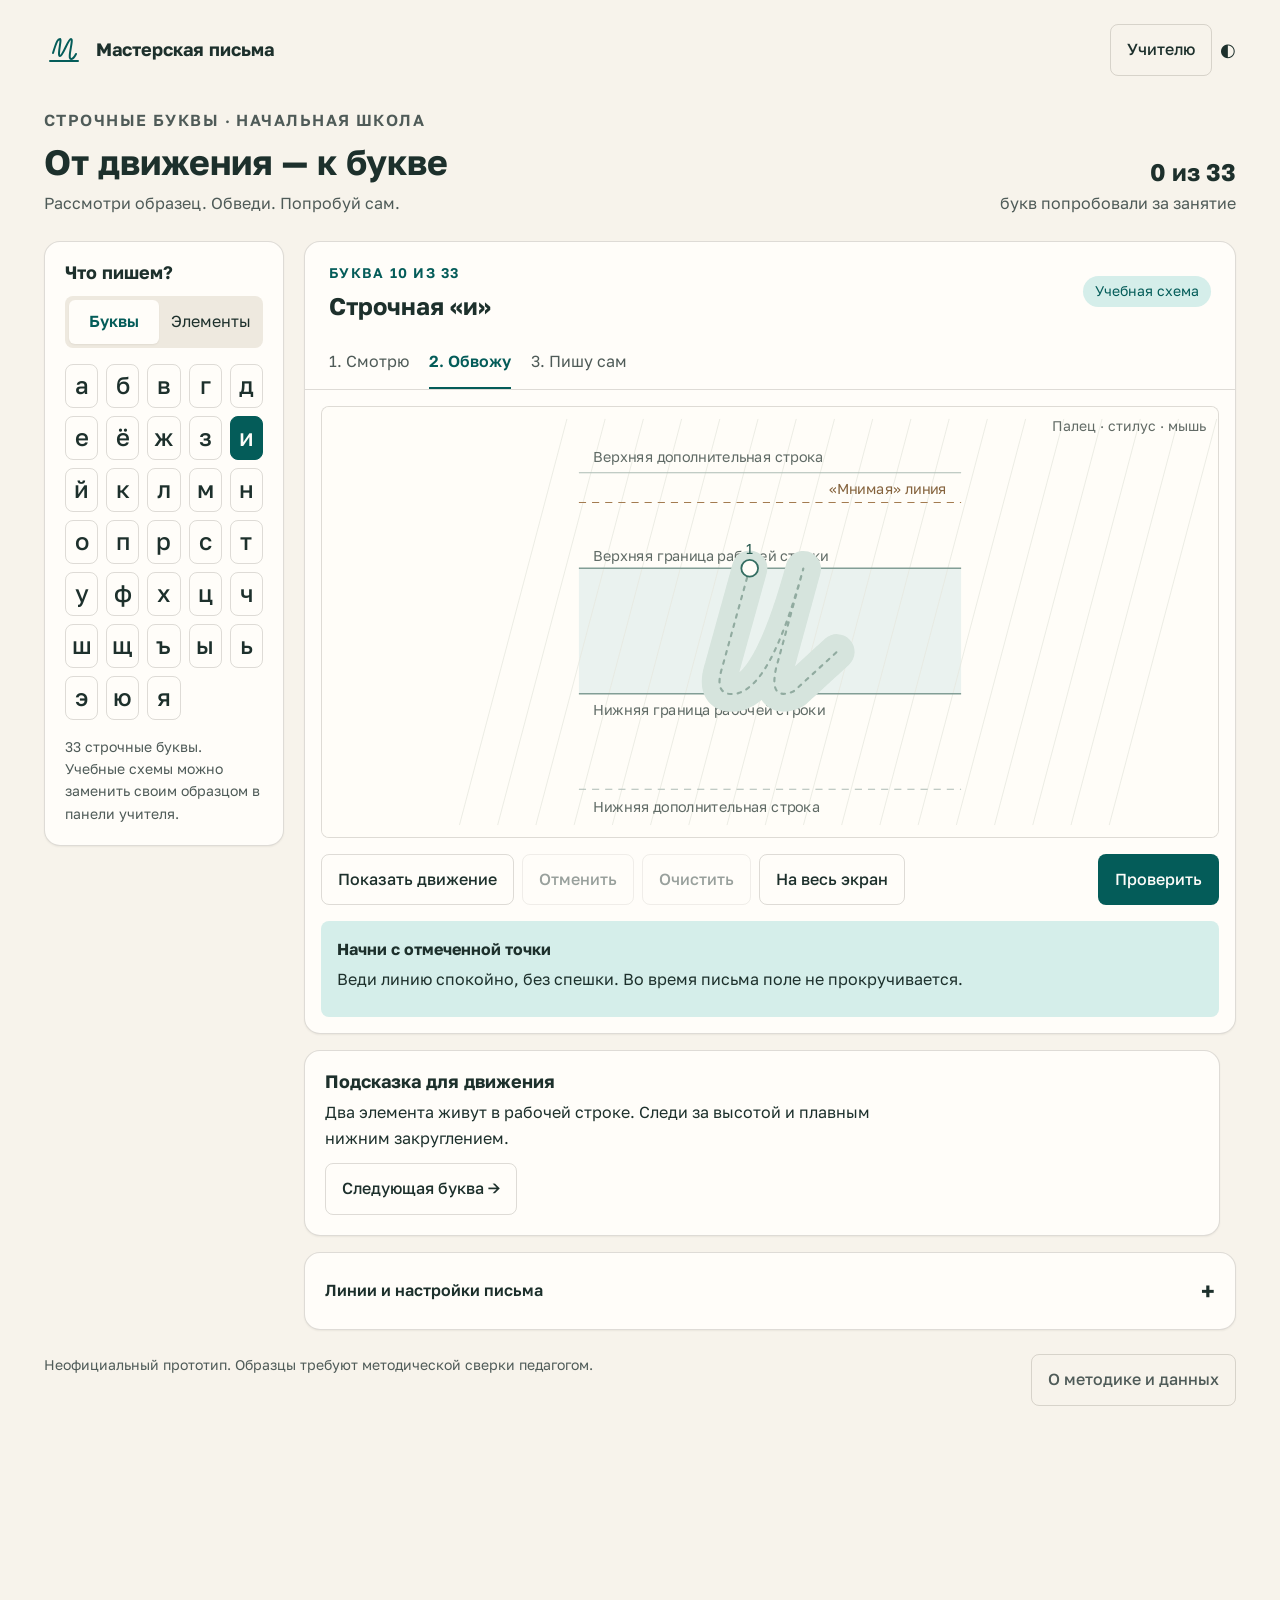
<file: index.html>
<!doctype html><html lang="ru"><head><meta charset="utf-8"><meta name="viewport" content="width=device-width,initial-scale=1"><meta http-equiv="refresh" content="0; url=./propisi-touch.html"><title>Мастерская письма</title></head><body><a href="./propisi-touch.html">Открыть сенсорный тренажёр письма</a></body></html>
</file>
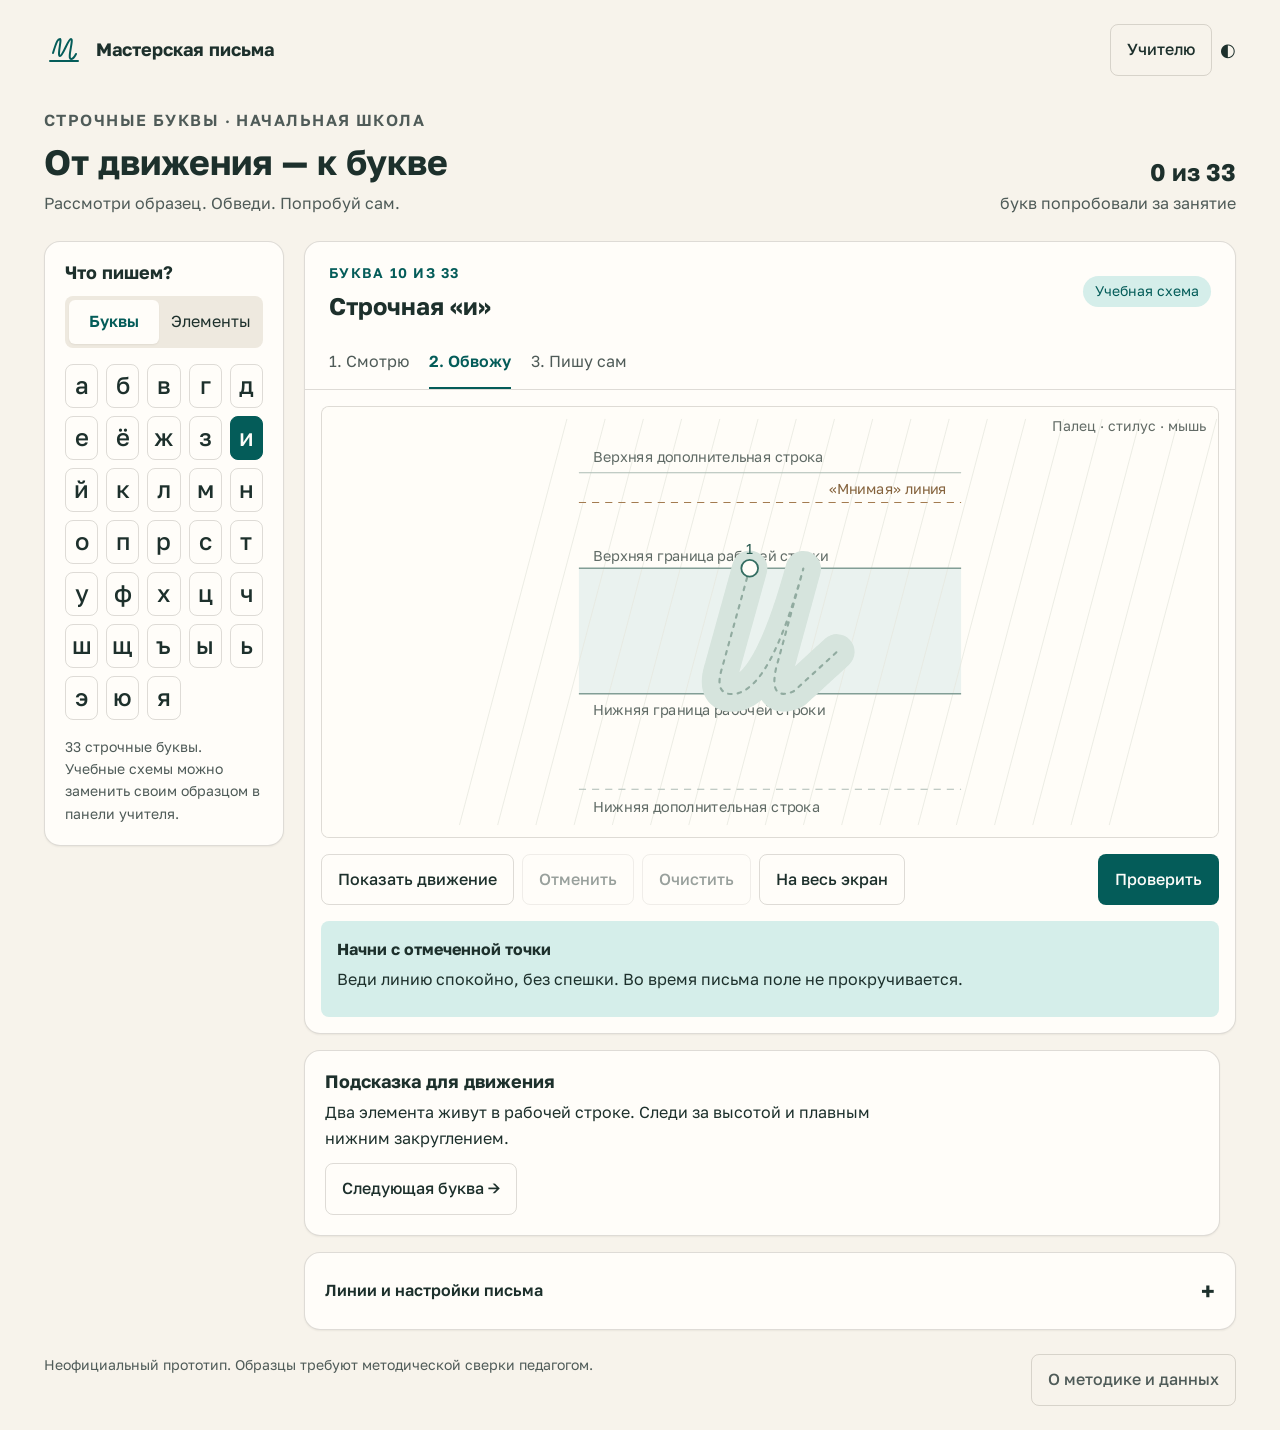
<file: propisi-touch.html>
<!doctype html>
<html lang="ru" data-theme="light">
<head>
<meta charset="utf-8"><meta name="viewport" content="width=device-width, initial-scale=1, viewport-fit=cover">
<meta name="theme-color" content="#f7f6f2"><meta name="description" content="Тренажёр строчных букв: письмо пальцем и стилусом, рабочая и дополнительные строки, поэтапная обводка.">
<title>Мастерская письма — сенсорные прописи</title>
<link rel="preconnect" href="https://fonts.googleapis.com"><link rel="preconnect" href="https://fonts.gstatic.com" crossorigin>
<link rel="stylesheet" href="./style.css"><script src="./letters.js" defer></script><script src="./app.js" defer></script>
</head>
<body>
<a href="#practice" class="skip">К письму</a>
<div class="shell">
<header class="topbar"><div class="brand"><svg viewBox="0 0 40 40" aria-label="Мастерская письма" role="img" fill="none" stroke="currentColor" stroke-width="2"><path d="M6 31h28M9 23c4-13 5-14 7-14s-3 17 0 17 8-17 11-17-4 20 0 20c2 0 4-3 5-5" stroke-linecap="round" stroke-linejoin="round"/></svg><span>Мастерская письма</span></div><div class="top-actions"><button class="btn" id="teacher">Учителю</button><button class="icon-btn" id="theme" aria-label="Включить тёмную тему" title="Сменить тему">◐</button></div></header>
<div class="intro"><div><p class="eyebrow">Строчные буквы · начальная школа</p><h1>От движения — к букве</h1><p>Рассмотри образец. Обведи. Попробуй сам.</p></div><div class="progress-compact"><strong id="progress">0 из 33</strong>букв попробовали за занятие</div></div>
<main class="layout" id="practice">
<aside class="library card" aria-label="Выбор задания"><div class="library-heading"><h2>Что пишем?</h2><div class="segmented" aria-label="Раздел"><button id="letters-tab" aria-pressed="true">Буквы</button><button id="elements-tab" aria-pressed="false">Элементы</button></div></div><div class="alphabet" id="alphabet"></div><div class="elements" id="elements" hidden></div><p class="library-note">33 строчные буквы. Учебные схемы можно заменить своим образцом в панели учителя.</p></aside>
<div class="workspace">
<div id="break" class="break-banner" hidden>Пора отдохнуть: убери руку с экрана, поморгай и разомни пальцы. Затем попробуй эту букву в тетради. <button class="btn" id="break-close">Продолжить</button></div>
<section class="card" aria-labelledby="lesson-title">
<div class="exercise-head"><div><p class="eyebrow" id="lesson-kicker">Буква 10 из 33</p><h2 id="lesson-title">Строчная «и»</h2></div><span class="pill" id="sample-label">Учебная схема</span></div>
<div class="mode-tabs" role="tablist" aria-label="Режим письма"><button role="tab" data-mode="watch" aria-selected="false" aria-controls="writing-panel" id="mode-watch">1. Смотрю</button><button role="tab" data-mode="trace" aria-selected="true" aria-controls="writing-panel" id="mode-trace">2. Обвожу</button><button role="tab" data-mode="free" aria-selected="false" aria-controls="writing-panel" id="mode-free">3. Пишу сам</button></div>
<div role="tabpanel" id="writing-panel" aria-labelledby="mode-trace">
<div class="canvas-wrap" id="canvas-wrap"><canvas id="paper" aria-label="Поле письма. Рисуйте пальцем, стилусом или мышью." role="img">Браузер не поддерживает поле письма. Откройте тренажёр в современном браузере.</canvas><p class="canvas-caption" id="input-label">Палец · стилус · мышь</p><button class="btn float-exit" id="exit-full">Выйти из полного экрана</button></div>
<div class="toolbar"><button class="btn" id="play">Показать движение</button><button class="btn" id="undo" disabled>Отменить</button><button class="btn" id="clear" disabled>Очистить</button><button class="btn" id="expand" aria-label="Увеличить поле письма">На весь экран</button><span class="spacer"></span><button class="btn primary" id="check">Проверить</button></div>
<div class="feedback" id="feedback" role="status" aria-live="polite"><strong id="feedback-title">Начни с отмеченной точки</strong><p id="feedback-text">Веди линию спокойно, без спешки. Во время письма поле не прокручивается.</p><div class="metrics" id="metrics"></div></div>
</div></section>
<div class="under-grid"><section class="coach card"><h2>Подсказка для движения</h2><p id="coach-text">Сначала посмотри, где проходит рабочая строка.</p><div class="coach-next"><button class="btn" id="next">Следующая буква →</button></div></section></div>
<details class="controls card"><summary>Линии и настройки письма</summary><div class="control-grid"><label><input type="checkbox" id="extra" checked>Дополнительные строки</label><label><input type="checkbox" id="imaginary" checked>«Мнимая» линия</label><label><input type="checkbox" id="slant" checked>Наклонные направляющие</label><label><input type="checkbox" id="labels" checked>Подписи линий</label><label><span>Ввод</span><select id="device"><option value="auto">Палец и стилус</option><option value="pen">Только стилус</option><option value="touch">Палец и мышь</option></select></label><label><span>Коридор обводки</span><input type="range" id="tolerance" min="12" max="32" step="2" value="22"><output id="tolerance-out" for="tolerance">22</output></label><label><input type="checkbox" id="pressure">Менять толщину от нажима стилуса</label><label><input type="checkbox" id="reminder" checked>Напомнить об отдыхе через 3 минуты</label></div><p class="small muted">Ползунок меняет допуск проверки, а не размер букв. Нажим доступен только на поддерживающих его устройствах. Результат проверки — подсказка, не школьная отметка.</p></details>
</div></main>
<footer><p>Неофициальный прототип. Образцы требуют методической сверки педагогом.</p><button class="btn" id="about">О методике и данных</button></footer>
</div>
<dialog id="teacher-dialog" aria-labelledby="teacher-title"><div class="dialog-head"><h2 id="teacher-title">Мастерская учителя</h2><button class="btn" data-close="teacher-dialog">Закрыть</button></div><p>Выберите букву, нарисуйте свой образец в режиме «Пишу сам», затем нажмите «Сделать образцом». Его направление и порядок отрывов станут эталоном проверки.</p><p>Это позволяет согласовать схему с вашими законно используемыми прописями. Заглавные буквы в эту версию не включены.</p><div class="dialog-actions"><button class="btn primary" id="use-sample">Сделать образцом</button><button class="btn" id="reset-sample">Вернуть учебную схему</button></div><h3>Сохранить занятие</h3><p>Рисунки и настройки хранятся только в памяти вкладки. Скачайте файл занятия, чтобы перенести свои образцы и результаты. После обновления страницы данные без экспорта пропадут.</p><div class="dialog-actions"><button class="btn" id="export">Скачать занятие JSON</button><button class="btn" id="import-btn">Загрузить занятие JSON</button><button class="btn" id="save-image">Скачать рисунок PNG</button></div><input type="file" id="import-file" accept="application/json,.json" hidden><p class="status" id="teacher-status" role="status"></p><h3>Мини-сценарий занятия</h3><p>1. Найдите границы рабочей строки и дополнительные ориентиры. 2. Рассмотрите движение. 3. Обведите образец. 4. Напишите без подсказки. 5. Сравните результат и перенесите букву в тетрадь.</p><p class="small muted">Напоминание через 3 минуты — настройка прототипа, не санитарная норма. Время работы с экраном определяет взрослый с учётом возраста и действующих требований.</p></dialog>
<dialog id="about-dialog" aria-labelledby="about-title"><div class="dialog-head"><h2 id="about-title">О методике и данных</h2><button class="btn" data-close="about-dialog">Закрыть</button></div><h3>Ориентиры письма</h3><p>Реализованы рабочая строка, верхняя и нижняя дополнительные строки и условная «мнимая» линия в верхней дополнительной строке. Это не середина рабочей строки.</p><p>Прототип предназначен для сопровождения занятий с опорой на методику В. А. Илюхиной. Он не является официальным электронным изданием «Письма с секретом»: изображения страниц, авторские тексты и точные алгоритмы из пособий здесь не воспроизводятся.</p><h3>Что распознаётся</h3><p>Алгоритм анализирует траектории штрихов: направление, форму, старт, порядок и число отрывов. Он сравнивает их с выбранной учебной схемой, а не распознаёт произвольный рукописный текст. Обводка пальцем не равнозначна письму ручкой.</p><h3>Учебная задача</h3><p>Приложение поддерживает тренировку начертания строчных букв и самопроверку. Соответствие полноценной образовательной программы ФГОС и методическую точность не подтверждает; нужен педагогический просмотр и практика на бумаге.</p><h3>Конфиденциальность</h3><p>Нет аккаунтов, рекламы, аналитики и отправки рисунков на сервер. Рисование и проверка выполняются на устройстве. При открытии сайта GitHub обслуживает страницу, а Google Fonts может получать запрос шрифта; при недоступности сети используется системный шрифт.</p><p><a href="https://edsoo.ru/wp-content/uploads/2025/07/2025_noo_frp_russkij-yazyk_1-4.pdf" target="_blank" rel="noopener noreferrer">Федеральная рабочая программа: русский язык, 1–4 классы</a></p><p><a href="https://surazhspk.narod.ru/kop/EUMK/public_html/user-files/ilyuhina_pismo_s_sekretom.pdf" target="_blank" rel="noopener noreferrer">Методическое пособие В. А. Илюхиной, 1994</a></p><p><a href="https://developer.mozilla.org/en-US/docs/Web/API/PointerEvent" target="_blank" rel="noopener noreferrer">Техническая основа: Pointer Events</a></p></dialog>
</body></html>
</file>
<file: style.css>
/* Art direction: школьная тетрадь → спокойная мастерская письма.
   Palette: тёплая бумага, чернила, бирюзовый учебный акцент.
   Typography: Golos Text — ясные кириллические формы. Density: balanced. */
@import url('https://fonts.googleapis.com/css2?family=Golos+Text:wght@400;500;600;700&display=swap');
:root,[data-theme="light"]{--font-body:'Golos Text',Arial,sans-serif;--font-display:'Golos Text',Arial,sans-serif;--text-xs:clamp(.75rem,.7rem + .25vw,.875rem);--text-sm:clamp(.875rem,.8rem + .35vw,1rem);--text-base:clamp(1rem,.95rem + .25vw,1.125rem);--text-lg:clamp(1.125rem,1rem + .75vw,1.5rem);--text-xl:clamp(1.5rem,1.2rem + 1.25vw,2.25rem);--space-1:.25rem;--space-2:.5rem;--space-3:.75rem;--space-4:1rem;--space-5:1.25rem;--space-6:1.5rem;--space-8:2rem;--space-10:2.5rem;--space-12:3rem;--space-16:4rem;--color-bg:oklch(.966 .012 85);--color-surface:oklch(.994 .006 85);--color-surface-2:oklch(.98 .009 85);--color-surface-offset:oklch(.936 .015 85);--color-border:oklch(.3 .02 85 / .16);--color-text:oklch(.29 .025 180);--color-text-muted:oklch(.46 .016 180);--color-primary:oklch(.43 .073 190);--color-primary-hover:oklch(.35 .063 190);--color-primary-highlight:oklch(.93 .027 185);--color-text-inverse:oklch(.99 .004 85);--color-warning:oklch(.47 .07 65);--color-warning-bg:oklch(.95 .035 85);--radius-sm:.375rem;--radius-md:.5rem;--radius-lg:.75rem;--radius-xl:1rem;--radius-full:9999px;--transition-interactive:180ms cubic-bezier(.16,1,.3,1);--shadow-sm:0 1px 2px oklch(.25 .02 85 / .06);--shadow-md:0 8px 24px oklch(.25 .02 85 / .05)}
[data-theme="dark"]{--color-bg:oklch(.205 .013 180);--color-surface:oklch(.245 .013 180);--color-surface-2:oklch(.28 .013 180);--color-surface-offset:oklch(.3 .013 180);--color-border:oklch(.8 .01 180 / .18);--color-text:oklch(.93 .009 85);--color-text-muted:oklch(.77 .013 180);--color-primary:oklch(.8 .065 185);--color-primary-hover:oklch(.9 .045 185);--color-primary-highlight:oklch(.33 .035 185);--color-text-inverse:oklch(.22 .023 180);--color-warning:oklch(.85 .06 80);--color-warning-bg:oklch(.31 .035 80)}
*,*::before,*::after{box-sizing:border-box;margin:0;padding:0}html{-webkit-text-size-adjust:100%;text-size-adjust:100%;-webkit-font-smoothing:antialiased;scroll-behavior:smooth;scroll-padding-top:var(--space-8)}body{min-height:100dvh;line-height:1.6;font-family:var(--font-body);font-size:var(--text-base);color:var(--color-text);background:var(--color-bg)}img,canvas,svg{display:block;max-width:100%}input,button,select{font:inherit;color:inherit}h1,h2,h3{line-height:1.2;text-wrap:balance}h1{font-family:var(--font-display);font-size:var(--text-xl)}h2{font-size:var(--text-lg)}p{max-width:72ch;text-wrap:pretty}button{cursor:pointer;background:none;border:none}a{color:var(--color-primary)}a,button,input,select{transition:color var(--transition-interactive),background var(--transition-interactive),border-color var(--transition-interactive),box-shadow var(--transition-interactive)}:focus-visible{outline:3px solid var(--color-primary);outline-offset:3px}button:active{transform:translateY(1px)}button:disabled{opacity:.45;cursor:not-allowed}button,input,select{min-height:44px}button:hover:not(:disabled){background:var(--color-surface-offset)}.btn{padding:var(--space-3) var(--space-4);border:1px solid var(--color-border);border-radius:var(--radius-md);font-size:var(--text-sm);font-weight:500;display:inline-flex;align-items:center;justify-content:center;gap:var(--space-2);white-space:nowrap}.primary{background:var(--color-primary);color:var(--color-text-inverse);border-color:transparent}.primary:hover:not(:disabled){background:var(--color-primary-hover)}.muted{color:var(--color-text-muted)}.small{font-size:var(--text-xs)}.card{background:var(--color-surface);border:1px solid var(--color-border);border-radius:var(--radius-xl);box-shadow:var(--shadow-sm)}.skip{position:absolute;left:var(--space-4);top:-80px;z-index:10;padding:var(--space-3);background:var(--color-surface)}.skip:focus{top:var(--space-4)}.shell{max-width:1240px;margin-inline:auto;padding:var(--space-6)}.topbar{display:flex;align-items:center;justify-content:space-between;gap:var(--space-4);margin-bottom:var(--space-6)}.brand{display:flex;align-items:center;gap:var(--space-3);font-weight:700;font-size:var(--text-base)}.brand svg{width:40px;height:40px;color:var(--color-primary)}.top-actions{display:flex;gap:var(--space-2)}.eyebrow{font-size:var(--text-xs);font-weight:600;letter-spacing:.09em;text-transform:uppercase;color:var(--color-primary);margin-bottom:var(--space-2)}.intro{display:flex;align-items:end;justify-content:space-between;gap:var(--space-4);margin-bottom:var(--space-6)}.intro p{margin-top:var(--space-2);font-size:var(--text-sm);color:var(--color-text-muted)}.progress-compact{font-size:var(--text-sm);color:var(--color-text-muted);text-align:right;white-space:nowrap}.progress-compact strong{display:block;font-size:var(--text-lg);color:var(--color-text)}.layout{display:grid;grid-template-columns:240px minmax(0,1fr);gap:var(--space-5);align-items:start}.library{padding:var(--space-5)}.library h2{font-size:var(--text-base);margin-bottom:var(--space-3)}.segmented{display:flex;gap:var(--space-1);padding:var(--space-1);background:var(--color-surface-offset);border-radius:var(--radius-md);margin-bottom:var(--space-4)}.segmented button{flex:1;min-height:44px;padding:var(--space-2);font-size:var(--text-sm);border-radius:var(--radius-sm)}.segmented button[aria-pressed="true"]{background:var(--color-surface);box-shadow:var(--shadow-sm);font-weight:600;color:var(--color-primary)}.alphabet{display:grid;grid-template-columns:repeat(5,1fr);gap:var(--space-2)}.letter{font-size:var(--text-lg);font-weight:500;border:1px solid var(--color-border);border-radius:var(--radius-md);position:relative;min-height:44px}.letter[aria-pressed="true"]{background:var(--color-primary);color:var(--color-text-inverse);border-color:var(--color-primary)}.letter.done:after{content:'';position:absolute;right:4px;top:4px;width:5px;height:5px;background:currentColor;border-radius:var(--radius-full)}.library-note{font-size:var(--text-xs);color:var(--color-text-muted);margin-top:var(--space-4)}.elements{display:grid;grid-template-columns:1fr;gap:var(--space-2)}.elements button{text-align:left;padding:var(--space-2) var(--space-3);font-size:var(--text-sm)}.workspace{min-width:0}.exercise-head{display:flex;justify-content:space-between;align-items:center;gap:var(--space-3);padding:var(--space-5) var(--space-6) var(--space-4)}.exercise-head h2{font-size:var(--text-lg)}.pill{background:var(--color-primary-highlight);color:var(--color-primary);border-radius:var(--radius-full);padding:var(--space-1) var(--space-3);font-size:var(--text-xs);white-space:nowrap}.mode-tabs{display:flex;gap:var(--space-5);border-bottom:1px solid var(--color-border);padding-inline:var(--space-6);overflow:auto}.mode-tabs button{padding:var(--space-3) 0;font-size:var(--text-sm);white-space:nowrap;color:var(--color-text-muted);border-bottom:2px solid transparent}.mode-tabs button[aria-selected="true"]{border-color:var(--color-primary);color:var(--color-primary);font-weight:600}.canvas-wrap{position:relative;background:#fffdf8;margin:var(--space-4);border:1px solid var(--color-border);border-radius:var(--radius-md);overflow:hidden}.canvas-wrap canvas{width:100%;height:430px;touch-action:none;user-select:none;-webkit-user-select:none;cursor:crosshair}.canvas-caption{position:absolute;right:var(--space-3);top:var(--space-2);color:#626b66;font-size:var(--text-xs);pointer-events:none}.canvas-wrap:fullscreen{width:100%;height:100%;margin:0;border-radius:0;display:grid;place-items:center;background:#fffdf8}.canvas-wrap:fullscreen canvas{height:100dvh;width:100%}.float-exit{display:none;position:absolute;right:var(--space-3);bottom:var(--space-3);color:#224f4b;background:#fffdf8}.canvas-wrap:fullscreen .float-exit{display:block}.toolbar{display:flex;flex-wrap:wrap;gap:var(--space-2);padding:0 var(--space-4) var(--space-4)}.toolbar .spacer{flex:1}.feedback{margin:0 var(--space-4) var(--space-4);padding:var(--space-4);background:var(--color-primary-highlight);border-radius:var(--radius-md);font-size:var(--text-sm)}.feedback strong{display:block;margin-bottom:var(--space-1)}.feedback.attention{background:var(--color-warning-bg);color:var(--color-warning)}.feedback.celebrate{animation:celebrate .5s ease-out}.metrics{display:flex;flex-wrap:wrap;gap:var(--space-2) var(--space-4);margin-top:var(--space-2);font-size:var(--text-xs)}.under-grid{display:grid;grid-template-columns:1fr auto;gap:var(--space-4);margin-top:var(--space-4)}.coach{padding:var(--space-5)}.coach h2{font-size:var(--text-base);margin-bottom:var(--space-2)}.coach p{font-size:var(--text-sm)}.coach-next{margin-top:var(--space-3)}.controls{margin-top:var(--space-4);padding:var(--space-4) var(--space-5)}details>summary{cursor:pointer;min-height:44px;display:flex;align-items:center;justify-content:space-between;font-size:var(--text-sm);font-weight:600}details>summary:after{content:'+';font-size:var(--text-lg)}details[open]>summary:after{content:'−'}.control-grid{display:grid;grid-template-columns:1fr 1fr;gap:var(--space-4);padding-block:var(--space-3)}.control-grid label{display:flex;align-items:center;gap:var(--space-2);font-size:var(--text-sm)}input[type=checkbox]{width:20px;min-height:20px;accent-color:var(--color-primary)}input[type=range]{width:120px;accent-color:var(--color-primary)}select{border:1px solid var(--color-border);border-radius:var(--radius-md);padding:var(--space-2);background:var(--color-surface)}footer{font-size:var(--text-xs);color:var(--color-text-muted);margin-top:var(--space-6);display:flex;justify-content:space-between;gap:var(--space-4)}dialog{position:fixed;inset:0;margin:auto;max-height:90dvh;max-width:640px;width:calc(100% - 32px);overflow:auto;border:1px solid var(--color-border);border-radius:var(--radius-xl);padding:var(--space-6);color:var(--color-text);background:var(--color-surface);box-shadow:var(--shadow-md)}dialog::backdrop{background:oklch(.2 .02 180 / .5)}.dialog-head{display:flex;justify-content:space-between;align-items:center;gap:var(--space-4);margin-bottom:var(--space-5)}dialog h2{font-size:var(--text-lg)}dialog h3{font-size:var(--text-base);margin-top:var(--space-5);margin-bottom:var(--space-2)}dialog p,dialog li{font-size:var(--text-sm);margin-bottom:var(--space-3)}dialog ul{padding-left:var(--space-5)}.dialog-actions{display:flex;flex-wrap:wrap;gap:var(--space-2);margin-top:var(--space-4)}.status{font-size:var(--text-sm);color:var(--color-primary);margin-top:var(--space-3)}.sr-only{position:absolute;width:1px;height:1px;padding:0;margin:-1px;overflow:hidden;clip:rect(0,0,0,0);white-space:nowrap;border:0}[hidden]{display:none!important}.break-banner{padding:var(--space-4);margin-bottom:var(--space-4);background:var(--color-warning-bg);border-radius:var(--radius-md);font-size:var(--text-sm)}@keyframes celebrate{50%{box-shadow:0 0 0 5px var(--color-primary-highlight)}}@media(max-width:800px){.shell{padding:var(--space-4)}.layout{grid-template-columns:1fr}.library{padding:var(--space-4)}.library-heading{display:flex;align-items:center;justify-content:space-between;gap:var(--space-3)}.library h2{margin:0}.segmented{margin-bottom:0}.alphabet{grid-template-columns:repeat(11,1fr);gap:var(--space-2);margin-top:var(--space-3)}.library-note{display:none}.elements{grid-template-columns:repeat(3,1fr);margin-top:var(--space-3)}.exercise-head{padding:var(--space-4)}.mode-tabs{padding-inline:var(--space-4)}.intro{margin-bottom:var(--space-4)}.canvas-wrap canvas{height:390px}.control-grid{gap:var(--space-3)}.topbar{margin-bottom:var(--space-5)}}@media(max-width:520px){.shell{padding:var(--space-3)}.brand{font-size:var(--text-sm)}.brand svg{width:32px;height:32px}.top-actions>.btn{padding:var(--space-2) var(--space-3)}.intro{align-items:start}.intro p{max-width:27ch}.progress-compact{display:none}.alphabet{display:flex;overflow-x:auto;gap:var(--space-2);padding-bottom:var(--space-2);scrollbar-width:thin}.letter{min-width:46px}.library{padding:var(--space-3)}.layout{gap:var(--space-3)}.canvas-wrap{margin:var(--space-3)}.canvas-wrap canvas{height:360px}.canvas-caption{display:none}.toolbar{padding-inline:var(--space-3)}.toolbar .btn{padding:var(--space-2) var(--space-3);flex:1}.toolbar .spacer{display:none}.toolbar #check{flex-basis:100%}.exercise-head .pill{max-width:128px;white-space:normal;text-align:center}.mode-tabs{gap:var(--space-4);padding-inline:var(--space-3)}.feedback{margin-inline:var(--space-3)}.under-grid{grid-template-columns:1fr}.coach{padding:var(--space-4)}.control-grid{grid-template-columns:1fr}.elements{grid-template-columns:repeat(2,1fr)}footer{flex-direction:column;gap:var(--space-2)}.control-grid label{min-height:44px}}
@media(prefers-reduced-motion:reduce){*,*::before,*::after{animation-duration:.01ms!important;transition-duration:.01ms!important;scroll-behavior:auto!important}}
@media print{body{background:#fff;color:#000}.topbar,.intro,.library,.mode-tabs,.toolbar,.controls,.coach,footer,.feedback,.canvas-caption,.pill,.break-banner{display:none!important}.layout{display:block}.card{border:0;box-shadow:none}.shell{padding:0}.canvas-wrap{border:0;margin:0}.canvas-wrap canvas{height:430px}.exercise-head{padding:0}.exercise-head h2:after{content:' — тренировочный лист'}}
/* Keep the horizontal alphabet inside its grid cell on small touchscreens. */
.layout > *{min-width:0}.alphabet{max-width:100%}
</file>
